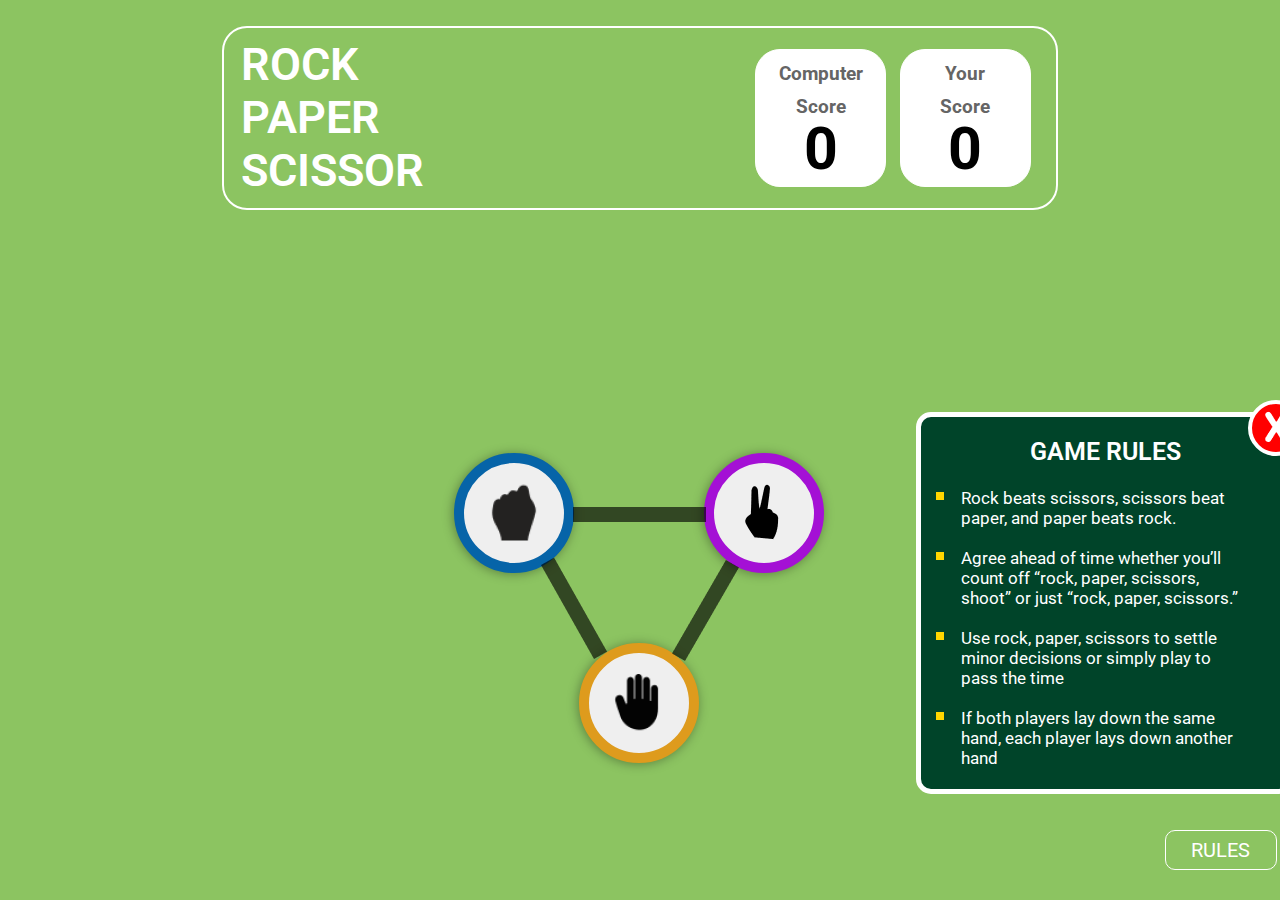
<file: index.html>
<!DOCTYPE html>
<html lang="en">
  <head>
    <meta charset="UTF-8" />
    <meta http-equiv="X-UA-Compatible" content="IE=edge" />
    <meta name="viewport" content="width=0 initial-scale=1.0" />
    <link rel="stylesheet" href="style.css" />
    <title>RockPaperScissor</title>
  </head>
  <body>
    <div class="container">
      <div class="center">
        <div class="headings">
          <line>ROCK</line><br />
          <line>PAPER</line><br />
          <line>SCISSOR</line><br />
        </div>
        <div class="scores">
          <div class="comp">
            <h3 class="score">
              Computer <br />
              Score
            </h3>
            <h2 id="computer"></h2>
          </div>
          <div class="user">
            <h3 class="score">
              Your <br />
              Score
            </h3>
            <h2 id="you"></h2>
          </div>
        </div>
      </div>

      <div id="node">

        <!-- platform page -->
        <div class="buttons">
          <button
            class="button"
            id="rock"
            data-button="rock"
            onclick="makeselection(0)"
          >
            <img src="rock.png" />
          </button>
          <button
            class="button"
            id="scissor"
            data-button="scissor"
            onclick="makeselection(2)"
          >
            <img src="scissor.png" />
          </button>
          <button
            class="button"
            id="paper"
            data-button="paper"
            onclick="makeselection(1)"
          >
            <img src="paper.png" />
          </button>
          <img class="line1" src="line1.png" />
          <img class="line2" src="line2.png" />
          <img class="line3" src="line3.png" />
        </div>
        <div class="parent" id="parent">
          <div class="instructions">
            <h3 class="games">GAME RULES</h3><br>
            <ul class="list">
              <li>
                <text class="p1"> </text>Rock beats scissors, scissors beat paper, and paper beats rock.
              </li>
              <br />
              <li>
                <text class="p2"> </text>Agree ahead of time whether you’ll count off “rock, paper,
                scissors, shoot” or just “rock, paper, scissors.”
              </li>
              <br />
              <li>
                <text class="p3"> </text>Use rock, paper, scissors to settle minor decisions or simply
                play to pass the time
              </li>
              <br />
              <li>
                <text class="p4"> </text>If both players lay down the same hand, each player lays down
                another hand
              </li>
            </ul>
            <button class="close" onclick="closeRules()">
              <img src="X.png" />
            </button>
          </div>
        </div>
        <button class="rule" onclick="openRules()">RULES</button>
      </div>
    </div>
    <script src="script.js"></script>
  </body>
</html>
</file>
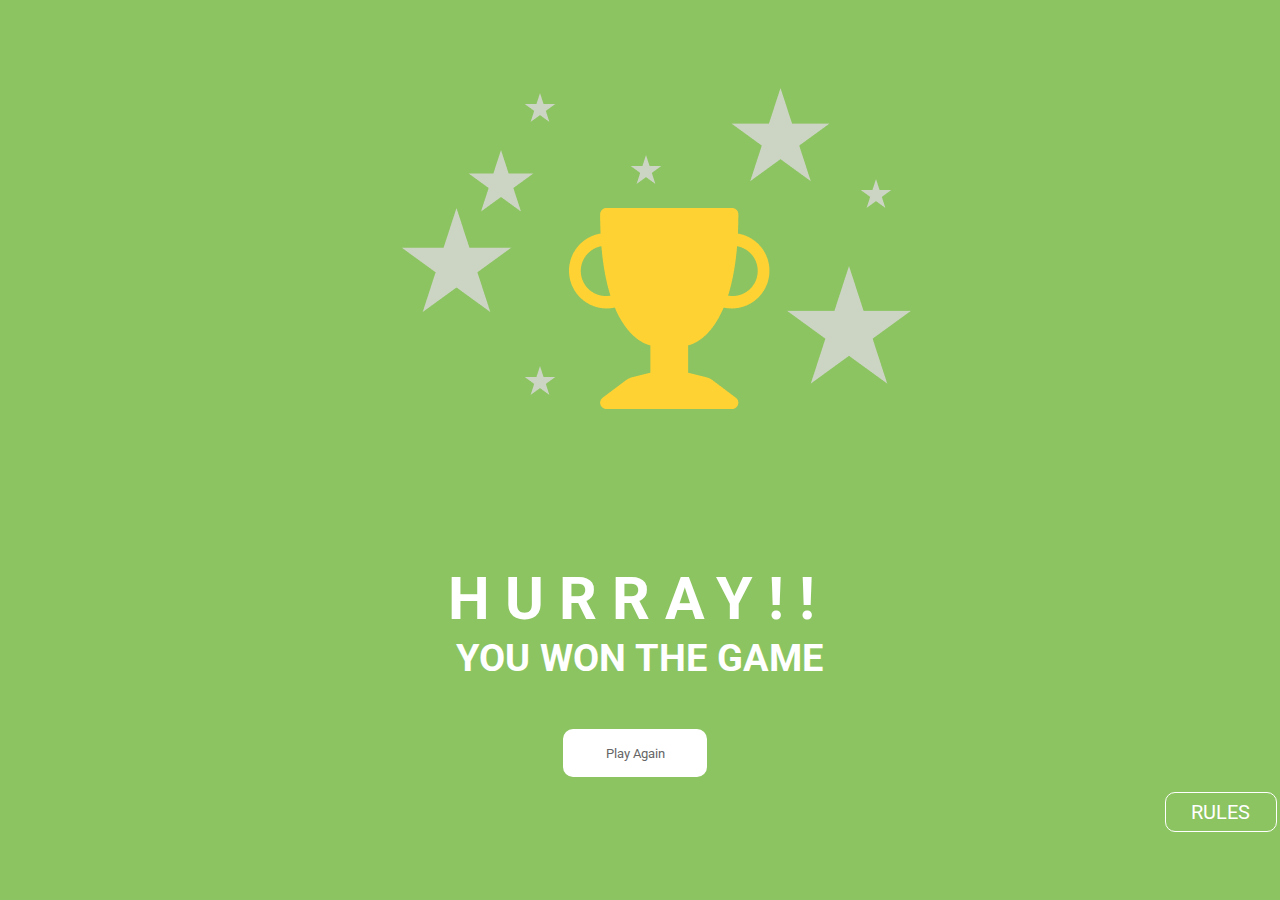
<file: win.html>
<!DOCTYPE html>
<html lang="en">
  <head>
    <meta charset="UTF-8" />
    <meta http-equiv="X-UA-Compatible" content="IE=edge" />
    <meta name="viewport" content="width=device-width, initial-scale=1.0" />
    <link rel="stylesheet" href="style.css" />
    <title>WINNER!</title>
  </head>
  <body style="background-color: #8cc461">
    <div id="header">
      <div class="pictures">
        <img class="star1" src="star1.png" />
        <img class="star2" src="star2.png" />
        <img class="star3" src="star3.png" />
        <img class="star4" src="star4.png" />
        <img class="star5" src="star5.png" />
        <img class="star6" src="star6.png" />
        <img class="star7" src="star7.png" />
        <img class="star9" src="star9.png" />
        <img class="trophy" src="trophy.png" />
      </div>
      <div class="text">
        <h2 class="hurray">HURRAY!!</h2>
        <br />
        <h3 class="won">YOU WON THE GAME</h3>
      </div>
      <a href="index.html"><button class="play" onclick="resetGame()">Play Again</button></a>
      <button class="rule" onclick="openButton()">RULES</button>
    </div>
    <script src="script.js"></script>
  </body>
</html>
</file>
<file: style.css>
@import url("https://fonts.googleapis.com/css2?family=Roboto:wght@400;500;700&display=swap");

* {
  margin: 0;
  padding: 0;
  font-family: 'Roboto', sans-serif;
}

.container {
  height: 100vh;
  width: 100vw;
  background-color: #8cc461;
  display: flex;
  justify-content: center;
}

.center {
  border: 2px solid white;
  border-radius: 25px;
  height: 180px;
  width: 65vw;
  margin-top: 2%;
  display: flex;
  flex-direction: row;
  align-items: center;
  justify-content: space-between;
}
.headings {
  list-style: none;
  color: #ffff;
  font-size: 45px;
  font-style: bold;
  font-weight: 600;
  padding-top: 10px;
  padding-bottom: 10px;
  padding-left: 17px;
}
.scores {
  display: flex;
  flex-direction: row;
  margin-right: 3%;
}
.comp {
  border: 1px solid #ffff;
  border-radius: 25px;
  background-color: #ffff;
  height: 8.5rem;
  width: 8.5rem;
  top: 12%;
  line-height: 20px;
  font-style: bold;
  margin-right: 5%;
}
.user {
  border: 1px solid #ffff;
  border-radius: 25px;
  background-color: #ffff;
  height: 8.5rem;
  width: 8.5rem;
  top: 12%;
  line-height: 20px;
  font-style: bold;
}

h2,
h3 {
  text-align: center;
  color: #000;
  font-style: bold;
  margin-top: 0.5rem;
  line-height: 33px;
}
h3 {
  color: #656565;
}
h2 {
  font-size: 59px;
}

#node {
  position: absolute;
  top: 35%;
  width: 100vw;
  height: 65%;
  background-color: #8cc461;
  display: flex;
  justify-content: center;
  align-items: center;
}
/* choosing option */
.buttons {
  position: relative;
  height: 21rem;
  width: 40rem;
}
#rock {
  position: absolute;
  border: 10px solid rgb(6, 100, 168);
  border-radius: 50%;
  height: 120px;
  width: 120px;
  top: 4%;
  left: 21%;
  box-shadow: -1px 1px 11px 0px #00000059;
}
#rock:hover {
  cursor: pointer;
  transform: scale(1.1);
}

#scissor {
  position: absolute;
  border: 10px solid rgb(164, 16, 213);
  border-radius: 50%;
  height: 120px;
  width: 120px;
  top: 4%;
  left: 60%;
  box-shadow: -1px 1px 11px 0px #00000059;
}
#scissor:hover {
  cursor: pointer;
  transform: scale(1.1);
}
#paper {
  position: absolute;
  border: 10px solid rgb(222, 155, 29);
  border-radius: 50%;
  height: 120px;
  width: 120px;
  top: 60.5%;
  left: 40.4%;
  box-shadow: -1px 1px 11px 0px #00000059;
}
#paper:hover {
  cursor: pointer;
  transform: scale(1.1);
}
.line1 {
  position: absolute;
  left: 39.5%;
  top: 20%;
}
.line2 {
  position: absolute;
  left: 55%;
  top: 35.8%;
}
.line3 {
  position: absolute;
  left: 34.5%;
  top: 35.1%;
}
.rule {
  position: absolute;
  border: 1px solid #ffff;
  border-radius: 10px;
  background-color: #8cc461;
  color: #ffff;
  left: 91%;
  top: 88%;
  height: 2.5rem;
  width: 7rem;
  font-size: 20px;
}
.rule:hover {
  cursor: pointer;
  transform: scale(1.2);
}

/* rules */
.parent {
  position: absolute;
  width: 25rem;
  height: 25rem;
  left: 70%;
}
.instructions {
  margin-left: 5%;
  margin-top: 1%;
  border: 5px solid white;
  border-radius: 15px;
  background-color: #004429;
  color: #ffff;
  font-size: 17px;
  width: 18rem;
  height: 22rem;
  padding: 10px 40px;
}
.games {
  color: #ffff;
  font-size: 25px;
  font-style: bold;
  font-weight: 600;
}
.list {
  list-style: none;
}
.p1, .p2, .p3, .p4{
  position: absolute;
  height: 8px;
  width: 8px;
  background-color: #ffd600;
  left: 10%;
  margin-top: 1%;
}
.close {
  position: absolute;
  left: 88%;
  bottom: 88%;
  border: 4px solid #ffff;
  border-radius: 50%;
  height: 3.5rem;
  width: 3.5rem;
  background-color: red;
}

.close:hover {
  cursor: pointer;
  height: 3.8rem;
  width: 3.8rem;
}
/* result page */
.result {
  position: relative;
  display: flex;
  flex-direction: row;
  justify-content: space-around;
}
.circle1 {
  position: relative;
  background-color: #8cc461;
  height: 300px;
  width: 300px;
}
.big {
  display: flex;
  justify-content: center;
  align-items: center;
  height: 300px;
  width: 300px;
  background-color: #2e9a2563;
  border-radius: 50%;
}
.mid {
  display: flex;
  justify-content: center;
  align-items: center;
  height: 265px;
  width: 265px;
  border-radius: 50%;
  background-color: #1da82bc9;
}
.small {
  display: flex;
  justify-content: center;
  align-items: center;
  height: 220px;
  width: 220px;
  border-radius: 50%;
  background-color: #3b67203d;
}
.winrock {
  border: 10px solid rgb(6, 100, 168);
  border-radius: 50%;
  height: 140px;
  width: 140px;
  box-shadow: -1px 1px 11px 0px #00000059;
}
.winscissor {
  border: 10px solid rgb(164, 16, 213);
  border-radius: 50%;
  height: 140px;
  width: 140px;
  box-shadow: -1px 1px 11px 0px #00000059;
}
.winpaper {
  border: 10px solid rgb(222, 155, 29);
  border-radius: 50%;
  height: 140px;
  width: 140px;
  box-shadow: -1px 1px 11px 0px #00000059;
}
.t1 {
  position: absolute;
  color: #ffff;
  font-size: 20px;
  bottom: 85%;
  left: 34.5%;
}

.middle {
  display: flex;
  flex-direction: column;
  justify-content: center;
  color: #ffff;
  height: 300px;
  width: 300px;
}
.t3 {
  font-size: 28px;
  letter-spacing: 3px;
  margin-left: 28%;
}
.t4 {
  font-size: 22px;
  margin-left: 32%;
}
.again {
  font-size: 13px;
  height: 35px;
  width: 153px;
  border-radius: 10px;
  color: #656565;
  margin-left: 28%;
}
.circle2 {
  position: relative;
  background-color: #8cc461;
  height: 300px;
  width: 300px;
}
.big1 {
  display: flex;
  justify-content: center;
  align-items: center;
  height: 300px;
  width: 300px;
  background-color: #2e9a2563;
  border-radius: 50%;
}
.mid1 {
  display: flex;
  justify-content: center;
  align-items: center;
  height: 265px;
  width: 265px;
  border-radius: 50%;
  background-color: #1da82bc9;
}
.small1 {
  display: flex;
  justify-content: center;
  align-items: center;
  height: 220px;
  width: 220px;
  border-radius: 50%;
  background-color: #3b67203d;
}
.big2 {
  display: flex;
  justify-content: center;
  align-items: center;
  height: 300px;
  width: 300px;
  background-color: #2e9a2563;
  border-radius: 50%;
}
.mid2 {
  display: flex;
  justify-content: center;
  align-items: center;
  height: 265px;
  width: 265px;
  border-radius: 50%;
  background-color: #1da82bc9;
}
.small2 {
  display: flex;
  justify-content: center;
  align-items: center;
  height: 220px;
  width: 220px;
  border-radius: 50%;
  background-color: #3b67203d;
}
.t2 {
  position: absolute;
  color: #ffff;
  font-size: 20px;
  bottom: 85%;
  left: 33%;
}
.tie {
  font-size: 35px;
  letter-spacing: 3px;
  margin-left: 33%;
}
.loserock {
  border: 10px solid rgb(6, 100, 168);
  border-radius: 50%;
  height: 120px;
  width: 120px;
  margin-left: 30%;
  margin-top: 30%;
  box-shadow: -1px 1px 11px 0px #00000059;
}
.losepaper {
  border: 10px solid rgb(222, 155, 29);
  border-radius: 50%;
  height: 120px;
  width: 120px;
  margin-left: 30%;
  margin-top: 30%;
  box-shadow: -1px 1px 11px 0px #00000059;
}
.losescissor {
  border: 10px solid rgb(164, 16, 213);
  border-radius: 50%;
  height: 120px;
  width: 120px;
  margin-left: 30%;
  margin-top: 30%;
  box-shadow: -1px 1px 11px 0px #00000059;
}
.newrule {
  position: absolute;
  border: 3px solid #ffff;
  border-radius: 10px;
  background-color: #8cc461;
  color: #ffff;
  left: 97%;
  top: 110%;
  height: 2.5rem;
  width: 7rem;
  font-size: 20px;
}
.newrule:hover {
  cursor: pointer;
  transform: scale(1.2);
}
.rule1 {
  position: absolute;
  border: 1px solid #ffff;
  border-radius: 10px;
  background-color: #8cc461;
  color: #ffff;
  left: 100%;
  top: 100%;
  margin-left: 48%;
  margin-top: 10%;
  height: 2.5rem;
  width: 7rem;
  font-size: 20px;
}
.rule1:hover {
  cursor: pointer;
  transform: scale(1.2);
}
.resultrule {
  position: absolute;
  border: 1px solid #ffff;
  border-radius: 10px;
  background-color: #8cc461;
  color: #ffff;
  left: 80%;
  top: 98%;
  height: 2.5rem;
  width: 7rem;
  font-size: 20px;
}
.resultrule:hover {
  cursor: pointer;
  transform: scale(1.2);
}
.next {
  position: absolute;
  border: 3px solid #ffff;
  border-radius: 10px;
  background-color: #8cc461;
  color: #ffff;
  left: 113%;
  top: 110%;
  height: 2.5rem;
  width: 7rem;
  font-size: 20px;
}
.next:hover {
  cursor: pointer;
  transform: scale(1.2);
}
/* Hurray page */
.pictures {
  position: relative;
  height: 30rem;
  width: 35rem;
  margin-left: 30%;
  margin-top: 5%;
}
.trophy {
  position: absolute;
  top: 30%;
  right: 31%;
}
.star2 {
  position: absolute;
  left: 62%;
  top: 5%;
}
.star1 {
  position: absolute;
  top: 30%;
  left: 3%;
}
.star3 {
  position: absolute;
  left: 25%;
  top: 6%;
}
.star4 {
  position: absolute;
  left: 44%;
  top: 19%;
}
.star5 {
  position: absolute;
  top: 63%;
  left: 25%;
}
.star6 {
  position: absolute;
  top: 42%;
  left: 72%;
}
.star7 {
  position: absolute;
  left: 85%;
  top: 24%;
}
.star9 {
  position: absolute;
  top: 18%;
  left: 15%;
}
.text {
  position: absolute;
  height: fit-content;
  width: fit-content;
  left: 35%;
  bottom: 25%;
}
.hurray {
  color: #ffff;
  letter-spacing: 15px;
}
.won {
  color: #ffff;
  font-size: 38px;
  word-spacing: 1px;
}
.play {
  position: absolute;
  border: none;
  border-radius: 10px;
  color: #656565;
  background-color: #ffff;
  left: 44%;
  top: 81%;
  height: 3rem;
  width: 9rem;
}
.parent {
  position: absolute;
  width: 25rem;
  height: 25rem;
  left: 70%;
}
/* rule button in hurray page */
.inst {
  position: absolute;
  left: 72%;
  bottom: 15%;
  border: 5px solid white;
  border-radius: 15px;
  background-color: #004429;
  color: #ffff;
  font-size: 17px;
  width: 18rem;
  height: 19rem;
  padding: 2px 30px;
}
.gmes {
  color: #ffff;
  font-style: bold;
  font-weight: 600;
}
.lst {
  list-style: square;
}
.closing {
  position: absolute;
  left: 91%;
  bottom: 90%;
  border: 4px solid #ffff;
  border-radius: 50%;
  height: 3.5rem;
  width: 3.5rem;
  background-color: red;
}
.closing:hover {
  cursor: pointer;
  height: 3.8rem;
  width: 3.8rem;
}
</file>
